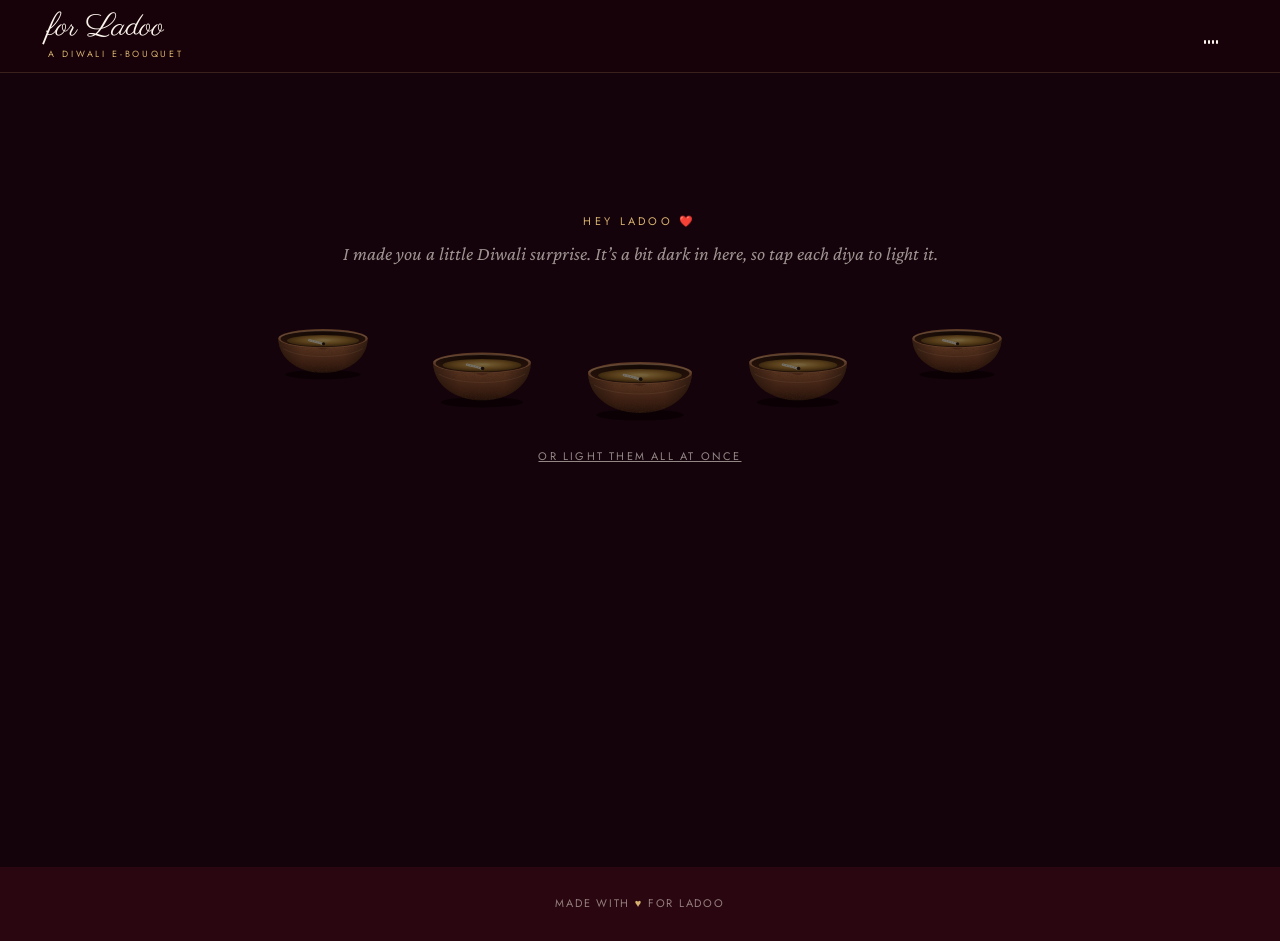
<file: index.html>
<!DOCTYPE html>
<html lang="en">
<head>
<meta charset="utf-8">
<meta name="viewport" content="width=device-width, initial-scale=1, viewport-fit=cover">
<meta name="theme-color" content="#14030a">
<title>Happy Diwali, Ladoo ❤️</title>
<link rel="preconnect" href="https://fonts.googleapis.com">
<link rel="preconnect" href="https://fonts.gstatic.com" crossorigin>
<link rel="stylesheet" href="https://fonts.googleapis.com/css2?family=Bodoni+Moda:ital,opsz,wght@0,6..96,400;0,6..96,500;1,6..96,400;1,6..96,500&family=Parisienne&family=Crimson+Pro:ital,wght@0,400;0,500;1,400&family=Jost:wght@400;500&display=swap">
<link rel="stylesheet" href="assets/css/style.css">
<style>
  body{background:#14030a;color:var(--ivory);}
  .stage{position:relative;z-index:4;min-height:calc(100svh - 106px);display:grid;place-items:center;text-align:center;padding:48px var(--gutter) 64px;overflow:hidden;}
  .stage::before{content:"";position:absolute;inset:0;pointer-events:none;background:radial-gradient(70% 55% at 50% 72%,rgba(255,150,50,.0),transparent 70%);transition:background 2.4s ease;}
  body.warm .stage::before{background:radial-gradient(70% 60% at 50% 72%,rgba(255,150,50,.26),rgba(110,20,39,.18) 45%,transparent 75%);}
  .hint{font-family:var(--sans);font-size:11px;letter-spacing:.3em;text-transform:uppercase;color:var(--gold);transition:opacity .8s;}
  .hint-sub{font-style:italic;color:rgba(251,244,236,.6);margin:8px 0 0;transition:opacity .8s;}
  body.warm .hint,body.warm .hint-sub{opacity:0;}

  .diyas{position:relative;display:flex;justify-content:center;align-items:flex-end;gap:clamp(8px,3vw,40px);margin:40px 0 10px;}
  .diyas .diya{width:clamp(64px,13vw,120px);}
  .diyas .diya:nth-child(1),.diyas .diya:nth-child(5){transform:translateY(-34px) scale(.86);}
  .diyas .diya:nth-child(2),.diyas .diya:nth-child(4){transform:translateY(-10px) scale(.94);}
  .diyas .diya:not(.lit){animation:beckon 2.4s ease-in-out infinite;}
  @keyframes beckon{50%{filter:drop-shadow(0 0 14px rgba(255,190,110,.35));}}
  .light-all{background:none;border:0;color:rgba(251,244,236,.55);font-family:var(--sans);font-size:11px;letter-spacing:.2em;text-transform:uppercase;text-decoration:underline;margin-top:8px;transition:opacity .6s;}
  body.warm .light-all{opacity:0;pointer-events:none;}

  .quote{max-width:17em;margin:28px auto 0;font-family:var(--serif);font-size:clamp(28px,4.4vw,52px);line-height:1.2;min-height:2.4em;}
  .quote .w{display:inline-block;opacity:0;transform:translateY(14px);filter:blur(6px);transition:opacity .9s var(--ease), transform .9s var(--ease), filter .9s;}
  .quote .w.in{opacity:1;transform:none;filter:none;}
  .quote em{color:var(--gold-2);}
  .reveal-btn{margin-top:36px;opacity:0;transform:translateY(10px);transition:opacity 1s, transform 1s var(--ease);pointer-events:none;}
  .reveal-btn.in{opacity:1;transform:none;pointer-events:all;}

  /* letter */
  .letter-sec{position:relative;z-index:4;padding:clamp(40px,8vw,120px) var(--gutter) clamp(80px,10vw,140px);display:none;}
  .letter-sec.on{display:block;}
  .letter-sec{scroll-margin-top:96px;}
  @media (max-width:560px){.letter .seal{right:-4px;bottom:-26px;width:70px;height:70px;font-size:26px;}}
  .envelope-note{text-align:center;font-family:var(--script);font-size:clamp(34px,6vw,48px);color:var(--gold-2);margin:0 0 28px;}
  .letter{position:relative;max-width:640px;margin:0 auto;background:#fffaf5;color:var(--ink);border-radius:6px;padding:clamp(34px,6vw,60px) clamp(24px,6vw,64px);
    box-shadow:0 40px 90px rgba(0,0,0,.5),0 0 120px rgba(255,170,80,.18);transform:rotate(-.6deg);
    background-image:radial-gradient(120% 80% at 0% 0%,rgba(214,177,111,.12),transparent 50%);animation:letterIn 1.4s var(--ease) both;}
  @keyframes letterIn{from{opacity:0;transform:translateY(60px) rotate(2deg) scale(.96)}to{opacity:1;transform:rotate(-.6deg)}}
  .letter::before{content:"";position:absolute;top:-12px;left:50%;width:96px;height:26px;transform:translateX(-50%) rotate(2deg);background:rgba(214,177,111,.5);border-radius:2px;}
  .letter h2{font-family:var(--script);font-size:clamp(46px,8vw,64px);color:var(--rose);line-height:1.05;margin:0 0 18px;}
  .letter p{margin:0 0 18px;font-size:clamp(19px,2vw,21px);line-height:1.7;opacity:0;transform:translateY(10px);transition:opacity 1.1s var(--ease), transform 1.1s var(--ease);}
  .letter p.in{opacity:1;transform:none;}
  .letter .sign{font-family:var(--script);font-size:clamp(36px,6vw,46px);color:var(--rose);line-height:1.1;text-align:right;margin:10px 0 0;}
  .letter .seal{position:absolute;right:-18px;bottom:-22px;width:84px;height:84px;border-radius:50%;background:radial-gradient(circle at 35% 30%,#b8344f,#6e1427 70%);
    display:grid;place-items:center;color:var(--gold-2);font-family:var(--script);font-size:30px;box-shadow:0 8px 20px rgba(0,0,0,.35);transform:rotate(-12deg);}
  .after{text-align:center;margin-top:64px;opacity:0;transition:opacity 1.2s;}
  .after.in{opacity:1;}
  .after p{font-style:italic;color:rgba(251,244,236,.7);margin:0 0 20px;}
  .next-chapter{border-color:rgba(214,177,111,.2);}
  .next-chapter .k{color:var(--gold);}
</style>
</head>
<body data-page="surprise" class="dark-page" data-sparkles="none">
<main>
  <section class="stage" id="stage">
    <div>
      <div class="hint">Hey Ladoo ❤️</div>
      <p class="hint-sub">I made you a little Diwali surprise. It’s a bit dark in here, so tap each diya to light it.</p>
      <div class="diyas" id="diyas" role="group" aria-label="Five diyas to light">
        <button class="diya" data-diya aria-label="Light diya 1"></button>
        <button class="diya" data-diya aria-label="Light diya 2"></button>
        <button class="diya" data-diya aria-label="Light diya 3"></button>
        <button class="diya" data-diya aria-label="Light diya 4"></button>
        <button class="diya" data-diya aria-label="Light diya 5"></button>
      </div>
      <button class="light-all" id="lightAll">or light them all at once</button>
      <p class="quote" id="quote" aria-live="polite"></p>
      <button class="btn gold reveal-btn" id="openLetter">There’s a message for you, Ladoo ✨</button>
    </div>
  </section>

  <section class="letter-sec" id="letterSec" data-scroll-stop aria-label="A letter for Ladoo">
    <p class="envelope-note">for you</p>
    <article class="letter" id="letter">
      <h2>Hey Ladoo! ❤️</h2>
      <p>I wanted to create something a little different for you this Diwali. Not just another greeting or a forwarded message, but a tiny world filled with things that might make you smile.</p>
      <p>I hope this Diwali brings you endless happiness, beautiful memories, exciting adventures, and countless reasons to smile.</p>
      <p>And if I can contribute even a little to that smile, that’s already a beautiful Diwali gift for me.</p>
      <p class="sign">Happy Diwali, Ladoo! ✨</p>
      <div class="seal" aria-hidden="true">L</div>
    </article>
    <div class="after" id="after" data-scroll-stop>
      <p>Every diya you just lit was for you.</p>
      <a class="btn gold" href="gift.html">Next: a little something for you →</a>
    </div>
  </section>

</main>

<script src="assets/js/data.js"></script>
<script src="assets/js/site.js"></script>
<script>
(function(){
  const G = window.GULAAB, { $, $$ } = G;
  const diyas = $$('#diyas .diya');
  let lit = 0, done = false;

  function light(d){
    if(d.classList.contains('lit')) return;
    d.classList.add('lit'); d.setAttribute('aria-label', 'Diya lit'); lit++;
    const r = d.getBoundingClientRect(); G.Sparkles.burst(r.left + r.width / 2, r.top + r.height * .25, 26, [42, 36, 28]);
    G.Music.chime();
    G.Sparkles.setLevel(lit * .45);
    if(lit === diyas.length && !done){ done = true; setTimeout(finale, 700); }
  }
  diyas.forEach(d => d.addEventListener('click', () => light(d)));
  $('#lightAll').onclick = () => diyas.forEach((d, i) => setTimeout(() => light(d), i * 260));

  function finale(){
    document.body.classList.add('warm');
    G.Sparkles.setLevel(2.4);
    const text = 'Some celebrations are special because of the *people* we celebrate them with.';
    const q = $('#quote');
    q.innerHTML = text.split(' ').map(w => `<span class="w">${w.replace(/\*(.+?)\*/, '<em>$1</em>')}</span>`).join(' ');
    $$('.w', q).forEach((w, i) => setTimeout(() => w.classList.add('in'), 300 + i * (G.reduce ? 0 : 170)));
    setTimeout(() => $('#openLetter').classList.add('in'), G.reduce ? 200 : 300 + 13 * 170 + 600);
  }

  $('#openLetter').onclick = () => {
    const sec = $('#letterSec'); sec.classList.add('on');
    sec.scrollIntoView({ behavior: G.reduce ? 'auto' : 'smooth', block: 'start' });
    const ps = $$('#letter p');
    ps.forEach((p, i) => setTimeout(() => p.classList.add('in'), 900 + i * (G.reduce ? 0 : 1300)));
    setTimeout(() => {
      $('#after').classList.add('in');
      const r = $('#letter').getBoundingClientRect(); G.Sparkles.burst(r.right - 30, r.bottom - 30, 70, [42, 340, 30]);
    }, 900 + ps.length * (G.reduce ? 0 : 1300));
  };
})();
</script>
</body>
</html>
</file>
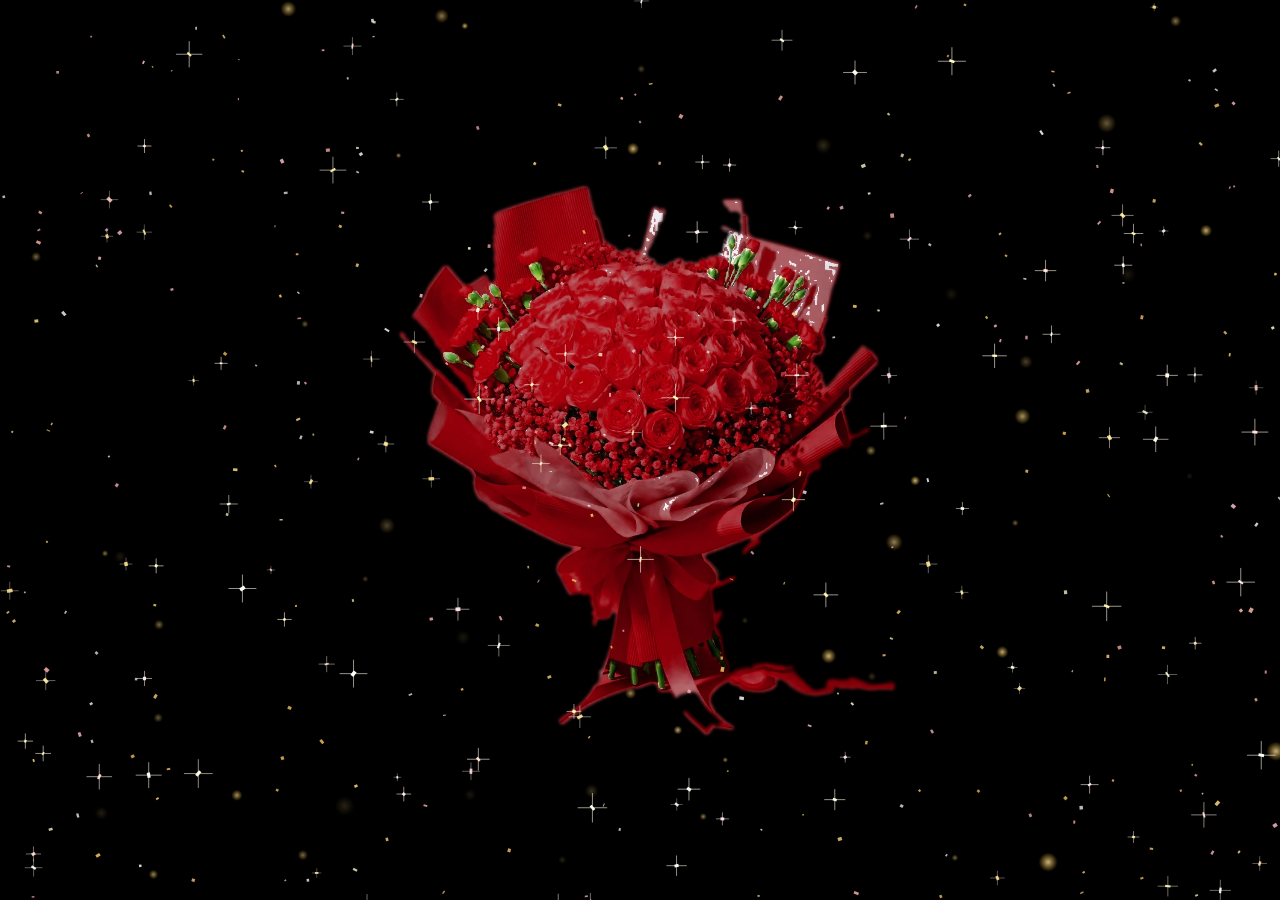
<file: bouquet.html>
<!DOCTYPE html>
<html lang="en">
<head>
<meta charset="utf-8">
<meta name="viewport" content="width=device-width, initial-scale=1, viewport-fit=cover">
<meta name="theme-color" content="#000000">
<title>Red Roses for Ladoo</title>
<style>
  /* a completely black night, so the bouquet photo (shot on black) shows in full */
  :root{color-scheme:dark;--gold:#d6b16f;}
  html,body{margin:0;height:100%;overflow:hidden;background:#000;}
  body{animation:fadeIn 1.2s ease both;-webkit-tap-highlight-color:transparent;user-select:none;-webkit-user-select:none;}
  @keyframes fadeIn{from{opacity:0}to{opacity:1}}
  /* one screen-sized frame, so nothing can widen the page */
  .scene{position:fixed;inset:0;overflow:hidden;}
  .bg{position:absolute;inset:0;background:#000;}

  /* the whole bouquet always fits on screen, nothing cropped, faded or blended away */
  .bouquet{position:absolute;left:50%;top:50%;transform:translate(-50%,-50%);
    width:min(100vw, 92svh * 4 / 5, 900px);aspect-ratio:4/5;}
  .bouquet img{position:absolute;inset:0;width:100%;height:100%;object-fit:contain;display:block;opacity:0;}
  .bouquet img.ready{animation:bloom 2.4s cubic-bezier(.2,.7,.2,1) both;}
  @keyframes bloom{0%{opacity:0;transform:scale(.84) translateY(30px);filter:blur(12px) saturate(.7)}60%{filter:blur(0) saturate(1.05)}100%{opacity:1;transform:none;filter:none}}
  .sway{position:absolute;inset:0;animation:sway 8s ease-in-out 2.8s infinite;transform-origin:50% 92%;}
  @keyframes sway{50%{transform:rotate(.7deg) translateY(-5px)}}

  canvas{position:fixed;inset:0;width:100%;height:100%;pointer-events:none;}
  /* back to the beginning: a gold pill, like the buttons on the other pages */
  .again{position:fixed;left:50%;bottom:calc(30px + env(safe-area-inset-bottom,0px));z-index:5;transform:translate(-50%,20px);opacity:0;pointer-events:none;
    transition:opacity 1.2s ease, transform 1.2s cubic-bezier(.2,.7,.2,1);
    display:inline-flex;align-items:center;gap:10px;padding:15px 28px;border-radius:999px;text-decoration:none;white-space:nowrap;
    background:linear-gradient(180deg,#efd9a6,#d6b16f 55%,#a67c3a);color:#2a0710;
    font-family:"Jost","Helvetica Neue",Arial,sans-serif;font-size:13px;letter-spacing:.2em;text-transform:uppercase;font-weight:500;
    box-shadow:0 12px 30px rgba(0,0,0,.35),inset 0 1px 0 rgba(255,255,255,.4);}
  .again.in{opacity:1;transform:translate(-50%,0);pointer-events:auto;}
  .again:active{transform:translate(-50%,0) scale(.97);}
  .veil{position:fixed;inset:0;z-index:9;background:#000;opacity:0;pointer-events:none;transition:opacity .7s;}
  .veil.on{opacity:1;}
  @media (prefers-reduced-motion:reduce){*{animation-duration:.01ms!important;animation-iteration-count:1!important;}}
</style>
</head>
<body>
  <div class="scene">
  <div class="bg" aria-hidden="true"></div>
  <canvas id="sparkles" aria-hidden="true"></canvas>
  <div class="bouquet"><div class="sway">
    <img id="bouquet" alt="A huge bouquet of deep red roses for Ladoo">
  </div></div>
  </div>
  <canvas id="glitter" aria-hidden="true"></canvas>
  <a class="again" id="again" href="index.html">↺ Back to the beginning</a>
  <div class="veil" id="veil"></div>
<script>
(function(){
  const reduce = matchMedia('(prefers-reduced-motion: reduce)').matches;

  /* a realistic bouquet generated with Gamma; a red cut-out of the original bouquet is the fallback */
  const BOUQUET = 'https://cdn.gamma.app/n4ay785j5gfy9a4/design-anything/y0mtft3XhDHF2mb4EIaYv/m0zoyl8OiBw4bNhKtfmtW.jpg';
  const img = document.getElementById('bouquet');
  img.onload = () => img.classList.add('ready');
  img.onerror = () => { img.onerror = null; img.classList.add('fallback'); img.src = 'assets/img/bouquet-cutout-red.webp'; };
  img.src = BOUQUET;

  let W, H, D = 1;
  /* soft golden sparkles, like the rest of the site (one pre-rendered glow, reused) */
  const spark = (() => { const g = document.createElement('canvas'); g.width = g.height = 32; const x = g.getContext('2d');
    const gr = x.createRadialGradient(16, 16, 0, 16, 16, 16); gr.addColorStop(0, 'hsla(42,100%,82%,1)'); gr.addColorStop(1, 'hsla(42,100%,60%,0)');
    x.fillStyle = gr; x.fillRect(0, 0, 32, 32); return g; })();
  const sc = document.getElementById('sparkles'), s2 = sc.getContext('2d');
  let sp = [];
  const mkS = bottom => ({ x: Math.random() * W, y: bottom ? H + 10 : Math.random() * H, r: .6 + Math.random() * 1.8,
    vy: -(.12 + Math.random() * .35), a: Math.random() * 6.28, va: .01 + Math.random() * .03 });

  /* glitter rain: tiny metallic flecks that tumble and catch the light as they fall */
  const pc = document.getElementById('glitter'), c = pc.getContext('2d');
  let ps = [];
  const GLITTER = [[255, 214, 120], [246, 196, 98], [255, 236, 190], [244, 170, 160], [255, 182, 200], [235, 235, 245]];
  const mk = top => ({ x: Math.random() * W, y: top ? -10 - Math.random() * 40 : Math.random() * H,
    w: 2.6 + Math.random() * 3.4, h: 1.6 + Math.random() * 2.2, vy: .6 + Math.random() * 1.3, vx: (Math.random() - .5) * .3,
    sw: Math.random() * 6.28, sws: .02 + Math.random() * .04, rot: Math.random() * 6.28, vr: (Math.random() - .5) * .12,
    flip: Math.random() * 6.28, vf: .06 + Math.random() * .14, col: GLITTER[Math.floor(Math.random() * GLITTER.length)] });
  function fleck(p){
    const face = Math.cos(p.flip);                       // which way the fleck is facing
    const glint = Math.pow(Math.abs(face), 6);            // flashes when it faces you
    const [r, g, b] = p.col;
    const sx = .25 + .75 * Math.abs(face), co = Math.cos(p.rot), si = Math.sin(p.rot);
    c.setTransform(D * co * sx, D * si * sx, -D * si, D * co, D * p.x, D * p.y);
    c.fillStyle = `rgba(${Math.min(255, r + 40 * glint)},${Math.min(255, g + 40 * glint)},${Math.min(255, b + 40 * glint)},${.75 + .25 * glint})`;
    c.fillRect(-p.w / 2, -p.h / 2, p.w, p.h);
    c.setTransform(D, 0, 0, D, 0, 0);
    if(glint > .45){                                        // a tiny star-shaped sparkle on the brightest flashes
      const L = p.w * 2.6 * glint;
      c.strokeStyle = `rgba(255,250,235,${glint * .85})`; c.lineWidth = .7;
      c.beginPath(); c.moveTo(p.x - L, p.y); c.lineTo(p.x + L, p.y); c.moveTo(p.x, p.y - L); c.lineTo(p.x, p.y + L); c.stroke();
    }
  }
  function size(){
    const d = D = Math.min(devicePixelRatio || 1, 1.5); W = innerWidth; H = innerHeight;
    for(const [el, ctx] of [[pc, c], [sc, s2]]){ el.width = W * d; el.height = H * d; ctx.setTransform(d, 0, 0, d, 0, 0); }
    ps = Array.from({ length: Math.round(Math.min(420, W * H / 2600)) }, () => mk(false));
    sp = Array.from({ length: Math.round(Math.min(60, W * H / 22000)) }, () => mkS(false));
  }
  function tick(){
    c.clearRect(0, 0, W, H); s2.clearRect(0, 0, W, H);
    s2.globalCompositeOperation = 'lighter';
    for(const p of sp){
      p.a += p.va; p.y += p.vy; p.x += Math.sin(p.a) * .15;
      if(p.y < -10) Object.assign(p, mkS(true));
      const tw = .45 + Math.sin(p.a * 2) * .35, R = p.r * 4;
      s2.globalAlpha = Math.max(0, tw); s2.drawImage(spark, p.x - R, p.y - R, R * 2, R * 2);
    }
    s2.globalAlpha = 1;
    for(const p of ps){
      p.sw += p.sws; p.x += p.vx + Math.sin(p.sw) * .35; p.y += p.vy; p.rot += p.vr; p.flip += p.vf;
      if(p.y > H + 10) Object.assign(p, mk(true));
      fleck(p);
    }
    if(!reduce) requestAnimationFrame(tick);
  }
  size(); addEventListener('resize', size); requestAnimationFrame(tick);

  /* the way back to the start, shown once the bouquet has bloomed */
  const again = document.getElementById('again');
  setTimeout(() => again.classList.add('in'), reduce ? 300 : 4500);
  again.addEventListener('click', e => {
    e.preventDefault();
    document.getElementById('veil').classList.add('on');
    setTimeout(() => { location.href = again.href; }, 700);
  });
})();
</script>
</body>
</html>
</file>
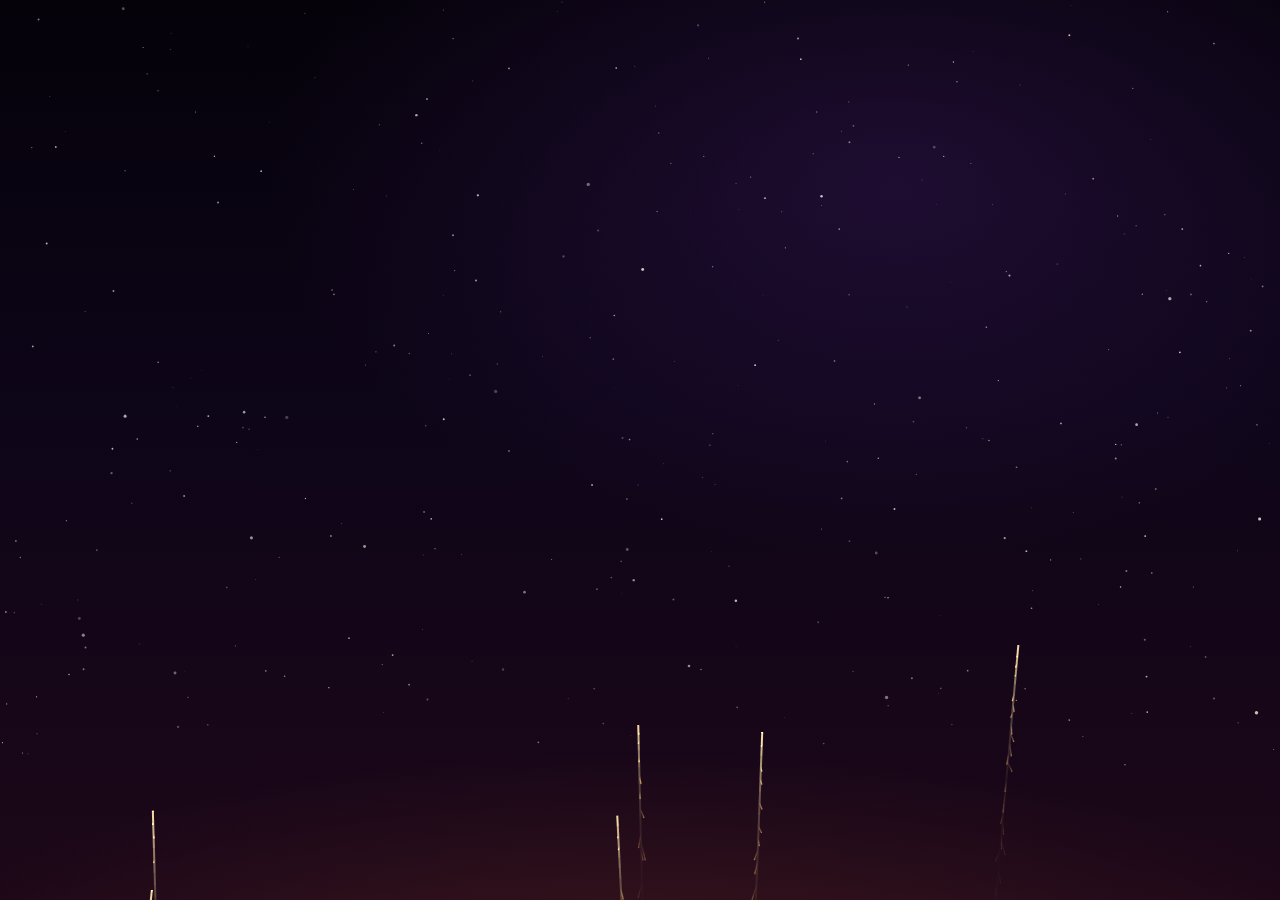
<file: celebrate.html>
<!DOCTYPE html>
<html lang="en">
<head>
<meta charset="utf-8">
<meta name="viewport" content="width=device-width, initial-scale=1, viewport-fit=cover">
<meta name="theme-color" content="#05020a">
<title>Happy Diwali, Ladoo ❤️</title>
<link rel="preconnect" href="https://fonts.googleapis.com">
<link rel="stylesheet" href="https://fonts.googleapis.com/css2?family=Bodoni+Moda:ital,opsz,wght@1,6..96,400&display=swap">
<style>
  :root{color-scheme:dark;}
  html,body{margin:0;height:100%;overflow:hidden;background:#05020a;}
  body{animation:fadeIn 1.4s ease both;-webkit-tap-highlight-color:transparent;user-select:none;-webkit-user-select:none;cursor:pointer;}
  @keyframes fadeIn{from{opacity:0}to{opacity:1}}

  /* night sky: deep gradient with a faint warm glow low on the horizon */
  .sky{position:fixed;inset:0;background:
      radial-gradient(90% 45% at 50% 115%,rgba(255,120,60,.16),transparent 70%),
      radial-gradient(70% 60% at 70% 20%,rgba(70,30,110,.35),transparent 70%),
      linear-gradient(#05020a 0%,#0d0518 45%,#1c0718 100%);}
  canvas{position:fixed;inset:0;width:100%;height:100%;display:block;}
  #stars{animation:twinkle 5s ease-in-out infinite;}
  @keyframes twinkle{50%{opacity:.75}}

  /* the one button: on to the flowers */
  .next{position:fixed;left:50%;bottom:calc(34px + env(safe-area-inset-bottom,0px));z-index:5;transform:translate(-50%,20px);opacity:0;pointer-events:none;
    transition:opacity 1.2s ease, transform 1.2s cubic-bezier(.2,.7,.2,1);
    padding:16px 30px;border-radius:999px;border:0;text-decoration:none;white-space:nowrap;
    background:linear-gradient(180deg,#d45c86,#b23a64);color:#fbf4ec;font-family:"Bodoni Moda",Georgia,serif;font-style:italic;font-size:19px;
    box-shadow:0 10px 30px rgba(178,58,100,.45),inset 0 1px 0 rgba(255,255,255,.25);}
  .next.in{opacity:1;transform:translate(-50%,0);pointer-events:auto;animation:breathe 2.4s ease-in-out 1.2s infinite;}
  @keyframes breathe{50%{box-shadow:0 12px 36px rgba(178,58,100,.6),0 0 0 8px rgba(212,92,134,.12),inset 0 1px 0 rgba(255,255,255,.25)}}
  /* shown only until the sound starts (iPhones need one tap before any page can play sound) */
  .tap-sound{position:fixed;left:50%;top:calc(18px + env(safe-area-inset-top,0px));z-index:6;transform:translate(-50%,-10px);opacity:0;
    padding:10px 18px;border-radius:999px;background:rgba(20,8,20,.6);border:1px solid rgba(255,220,170,.35);color:#ffe2b0;
    font-family:"Bodoni Moda",Georgia,serif;font-style:italic;font-size:16px;white-space:nowrap;pointer-events:none;
    transition:opacity .6s ease, transform .6s ease;}
  .tap-sound.show{opacity:1;transform:translate(-50%,0);animation:tapPulse 2s ease-in-out infinite;}
  @keyframes tapPulse{50%{box-shadow:0 0 0 8px rgba(255,210,150,.10)}}
  .veil{position:fixed;inset:0;z-index:9;background:#05020a;opacity:0;pointer-events:none;transition:opacity .7s;}
  .veil.on{opacity:1;}
</style>
</head>
<body>
  <div class="sky" aria-hidden="true"></div>
  <canvas id="stars" aria-hidden="true"></canvas>
  <canvas id="fireworks" aria-hidden="true"></canvas>

  <div class="tap-sound" id="tapSound" aria-hidden="true">🔊 Tap anywhere for sound</div>
  <a class="next" id="next" href="bouquet.html">One more thing… 🌹</a>
  <div class="veil" id="veil"></div>

<script>
(function(){
  const reduce = matchMedia('(prefers-reduced-motion: reduce)').matches;
  const rnd = (a, b) => a + Math.random() * (b - a);
  let W, H;

  /* ---------------- stars ---------------- */
  const sc = document.getElementById('stars'), s2 = sc.getContext('2d');
  let stars = [];
  function makeStars(){
    stars = Array.from({ length: Math.round(W * H / 3500) }, () => ({
      x: Math.random() * W, y: Math.random() * H * .85, r: Math.random() < .9 ? rnd(.3, 1) : rnd(1, 1.7),
      a: rnd(.3, 1), t: Math.random() * 6.28, ts: rnd(.005, .03) }));
  }
  function drawStars(){
    s2.clearRect(0, 0, W, H);
    s2.fillStyle = '#fff6e8';
    for(const s of stars){
      s2.globalAlpha = s.a * .8;
      s2.beginPath(); s2.arc(s.x, s.y, s.r, 0, 6.29); s2.fill();
    }
    s2.globalAlpha = 1;
  }

  /* ---------------- firework sounds ----------------
     Plain <audio> players (not Web Audio): this is what iPhones reliably play, in every
     browser and even with the silent switch on, once the page has been tapped once.
     Bursts use real firework recordings with a light outdoor echo (assets/sfx/boom*.mp3,
     from fireworks-js, MIT licence). */
  const SFX = {
    boom:    ['assets/sfx/boom0.mp3', 'assets/sfx/boom1.mp3', 'assets/sfx/boom2.mp3'],
    launch:  ['assets/sfx/launch.mp3'],
  };
  const COPIES = { boom: 4, launch: 4 };   // players per file, so sounds can overlap
  const pool = {};
  for(const [k, files] of Object.entries(SFX)){
    pool[k] = [];
    files.forEach(src => { for(let i = 0; i < COPIES[k]; i++){
      const el = new Audio(src); el.preload = 'auto'; el.setAttribute('playsinline', '');
      el.addEventListener('ended', () => { try{ el.currentTime = 0; }catch(e){} });
      pool[k].push(el);
    } });
  }
  let unlocked = false, soundOn = true;
  function play(kind, volume, delay = 0, rate = 1){
    if(!soundOn) return;
    const list = pool[kind]; if(!list) return;
    const free = list.filter(el => el.paused || el.ended);
    const el = (free.length ? free : list)[Math.floor(Math.random() * (free.length || list.length))];
    const go = () => {
      try{
        el.muted = false; el.volume = Math.max(0, Math.min(1, volume));
        if(el.currentTime > .02) el.currentTime = 0;
        const pr = el.play(); if(pr && pr.then) pr.then(markUnlocked, () => {});
      }catch(e){}
    };
    delay ? setTimeout(go, delay) : go();
  }
  function soundLaunch(x, dur){ play('launch', .55); }
  function soundBoom(x, y, size){
    const far = Math.max(0, Math.min(1, 1 - y / H));               // higher bursts feel further away
    play('boom', (.75 + .25 * size) * (1 - far * .25));
  }

  /* unlock: the first touch plays every player silently once, which iPhones require */
  const tapSound = document.getElementById('tapSound');
  function markUnlocked(){ if(!unlocked){ unlocked = true; tapSound.classList.remove('show'); } }
  setTimeout(() => { if(!unlocked) tapSound.classList.add('show'); }, 700);
  function unlock(){
    if(unlocked) return;
    try{ if(navigator.audioSession) navigator.audioSession.type = 'playback'; }catch(e){}
    Object.values(pool).flat().forEach(el => {
      try{
        el.muted = true;
        const pr = el.play();
        if(pr && pr.then) pr.then(() => { el.pause(); el.currentTime = 0; el.muted = false; markUnlocked(); }, () => { el.muted = false; });
        else { el.pause(); el.muted = false; }
      }catch(e){}
    });
  }
  ['touchend', 'click', 'pointerup', 'keydown', 'touchstart', 'pointerdown'].forEach(ev => addEventListener(ev, unlock, { capture: true, passive: true }));
  // try straight away: browsers that allow sound without a tap (e.g. desktop Chrome) start at once
  (function probe(){
    const el = pool.launch[0]; el.muted = true;
    const pr = el.play();
    if(pr && pr.then) pr.then(() => { el.pause(); el.currentTime = 0; el.muted = false; markUnlocked(); }, () => { el.muted = false; });
  })();

  /* ---------------- fireworks ---------------- */
  const cv = document.getElementById('fireworks'), c = cv.getContext('2d');
  const PALETTES = [
    [[255, 214, 120], [255, 180, 70]], [[255, 120, 170], [255, 200, 225]], [[255, 140, 60], [255, 225, 150]],
    [[190, 120, 255], [255, 170, 225]], [[130, 225, 255], [255, 255, 255]], [[255, 85, 90], [255, 205, 120]], [[150, 255, 170], [255, 245, 170]],
  ];
  const rockets = [], sparks = [];
  const small = Math.min(innerWidth, innerHeight) < 600;
  const MAX_SPARKS = small ? 1300 : 2600;
  const room = () => sparks.length < MAX_SPARKS;
  function launch(tx, ty){
    const x = tx ?? rnd(W * .1, W * .9), y = ty ?? rnd(H * .12, H * .45);
    const sx = x + rnd(-W * .06, W * .06), frames = 55 + Math.random() * 15;
    rockets.push({ x: sx, y: H + 10, ty: y, vx: (x - sx) / frames, vy: -(H + 10 - y) / frames, t: 0, max: frames + 15 });
    soundLaunch(sx, frames / 60);
  }
  function explode(x, y){
    const pal = PALETTES[Math.floor(Math.random() * PALETTES.length)];
    const kind = Math.random(), scale = Math.max(.8, Math.min(W, H) / 420);
    const ring = kind < .2, willow = kind > .8, crackle = kind > .6 && kind <= .8;
    const n = Math.round((ring ? 170 : 140) * (small ? .62 : 1)), speed = rnd(3.2, 4.8) * scale;
    if(!room()) return;
    for(let i = 0; i < n; i++){
      const a = (i / n) * Math.PI * 2 + rnd(-.05, .05);
      const s = speed * (ring ? 1 : Math.cbrt(Math.random()));
      sparks.push({ x, y, px: x, py: y, vx: Math.cos(a) * s, vy: Math.sin(a) * s,
        life: willow ? rnd(110, 150) : rnd(70, 110), max: willow ? 150 : 110, g: willow ? .055 : .04,
        col: willow ? [255, 200, 110] : (Math.random() < .75 ? pal[0] : pal[1]), w: rnd(1.4, 2.6),
        twinkle: Math.random() < .3, crackle });
    }
    sparks.push({ flash: true, x, y, life: 12, max: 12, col: pal[0], r: 150 * scale });
  }
  function frame(){
    c.globalCompositeOperation = 'destination-out';
    c.fillStyle = 'rgba(0,0,0,.18)'; c.fillRect(0, 0, W, H);
    c.globalCompositeOperation = 'lighter';
    for(let i = rockets.length - 1; i >= 0; i--){
      const r = rockets[i]; r.t++;
      const px = r.x, py = r.y;
      r.x += r.vx; r.y += r.vy;
      if(!r.boomed && (r.y + r.vy * 7 <= r.ty || r.t >= r.max - 7)){
        r.boomed = true;
        soundBoom(r.x, r.ty, Math.min(1, .55 + Math.max(.8, Math.min(W, H) / 420) * .25));
      }
      c.strokeStyle = 'rgba(255,225,170,.95)'; c.lineWidth = 2;
      c.beginPath(); c.moveTo(px, py); c.lineTo(r.x, r.y); c.stroke();
      if(room() && Math.random() < .7) sparks.push({ x: r.x, y: r.y, px: r.x, py: r.y, vx: rnd(-.4, .4), vy: rnd(.4, 1.4), life: 22, max: 22, g: .02, col: [255, 190, 110], w: 1 });
      if(r.y <= r.ty || r.t > r.max){ explode(r.x, r.y); rockets.splice(i, 1); }
    }
    const groups = new Map();
    let alive = 0;
    for(let i = 0; i < sparks.length; i++){
      const s = sparks[i]; s.life--;
      if(s.life <= 0) continue;
      sparks[alive++] = s;
      const al = s.life / s.max;
      if(s.flash){
        const g = c.createRadialGradient(s.x, s.y, 0, s.x, s.y, s.r);
        g.addColorStop(0, `rgba(${s.col},${.6 * al})`); g.addColorStop(1, 'rgba(0,0,0,0)');
        c.fillStyle = g; c.beginPath(); c.arc(s.x, s.y, s.r, 0, 6.29); c.fill(); continue;
      }
      s.px = s.x; s.py = s.y; s.vx *= .978; s.vy = s.vy * .978 + s.g; s.x += s.vx; s.y += s.vy;
      let a = al;
      if(s.twinkle) a *= .5 + Math.random() * .5;
      if(s.crackle && al < .4 && Math.random() < .35) a = 1;
      const key = s.col[0] + ',' + s.col[1] + ',' + s.col[2] + '|' + Math.min(5, Math.round(a * 5)) + '|' + (s.w > 1.7 ? 2.2 : 1.3);
      let arr = groups.get(key); if(!arr) groups.set(key, arr = []);
      arr.push(s.px, s.py, s.x, s.y);
    }
    sparks.length = alive;
    for(const [key, arr] of groups){
      const [col, lvl, w] = key.split('|');
      if(lvl === '0') continue;
      c.strokeStyle = `rgba(${col},${lvl / 5})`; c.lineWidth = +w;
      c.beginPath();
      for(let j = 0; j < arr.length; j += 4){ c.moveTo(arr[j], arr[j + 1]); c.lineTo(arr[j + 2], arr[j + 3]); }
      c.stroke();
    }
    requestAnimationFrame(frame);
  }

  function size(){
    const d = Math.min(devicePixelRatio || 1, 1.5); W = innerWidth; H = innerHeight;
    for(const [el, ctx] of [[cv, c], [sc, s2]]){ el.width = W * d; el.height = H * d; ctx.setTransform(d, 0, 0, d, 0, 0); }
    makeStars(); drawStars();
  }
  size(); addEventListener('resize', size);

  /* the button to the flowers */
  const next = document.getElementById('next');
  setTimeout(() => next.classList.add('in'), reduce ? 300 : 6000);
  next.addEventListener('click', e => {
    e.preventDefault(); e.stopPropagation();
    document.getElementById('veil').classList.add('on');
    setTimeout(() => { location.href = next.href; }, 700);
  });
  next.addEventListener('pointerdown', e => e.stopPropagation());

  if(reduce){ drawStars(); return; }
  requestAnimationFrame(frame);
  [700, 1100, 1500, 1800, 2200].forEach(t => setTimeout(() => launch(), t));
  (function loop(){
    if(!document.hidden){ launch(); if(Math.random() < .35) setTimeout(() => launch(), 260); }
    setTimeout(loop, rnd(900, 1800));
  })();
  // tap the sky for your own firework
  addEventListener('pointerdown', e => {
    if(e.target.closest('.next')) return;
    launch(e.clientX, Math.min(e.clientY, H * .65));
  });
})();
</script>
</body>
</html>
</file>
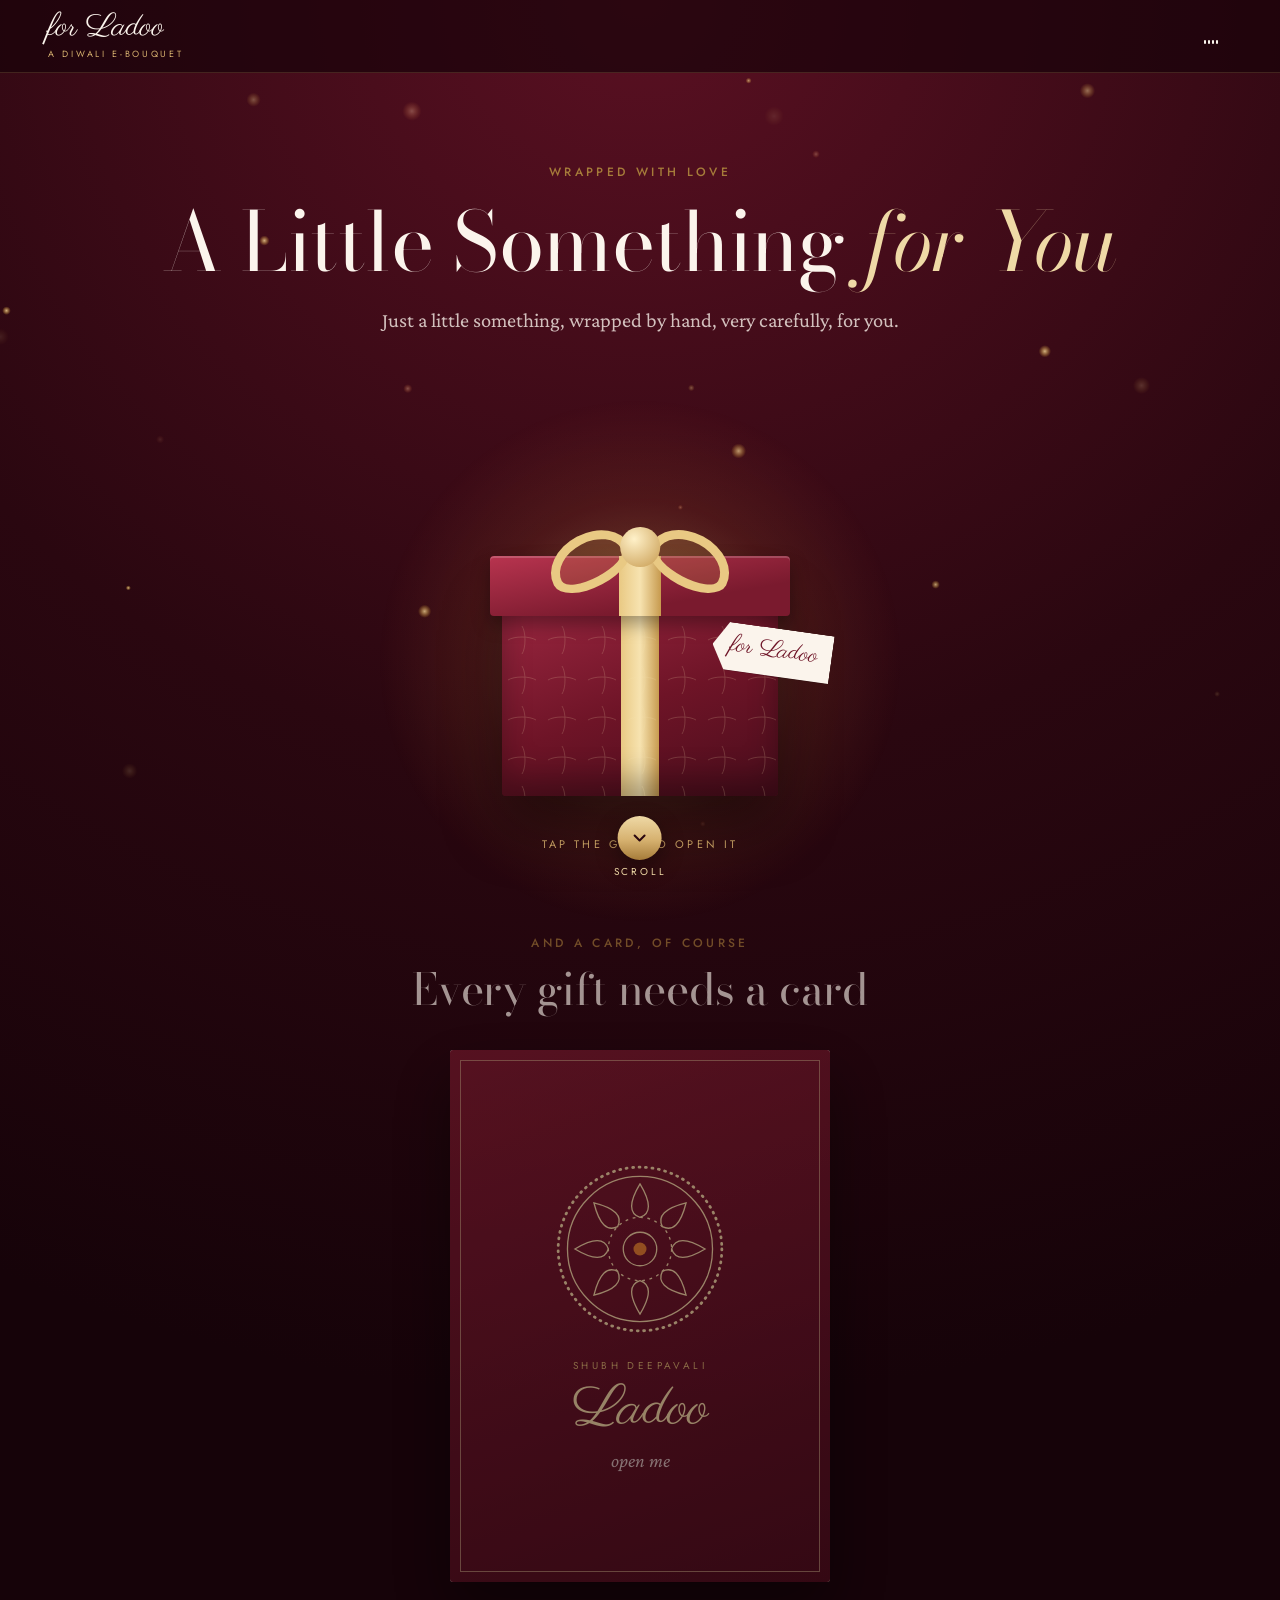
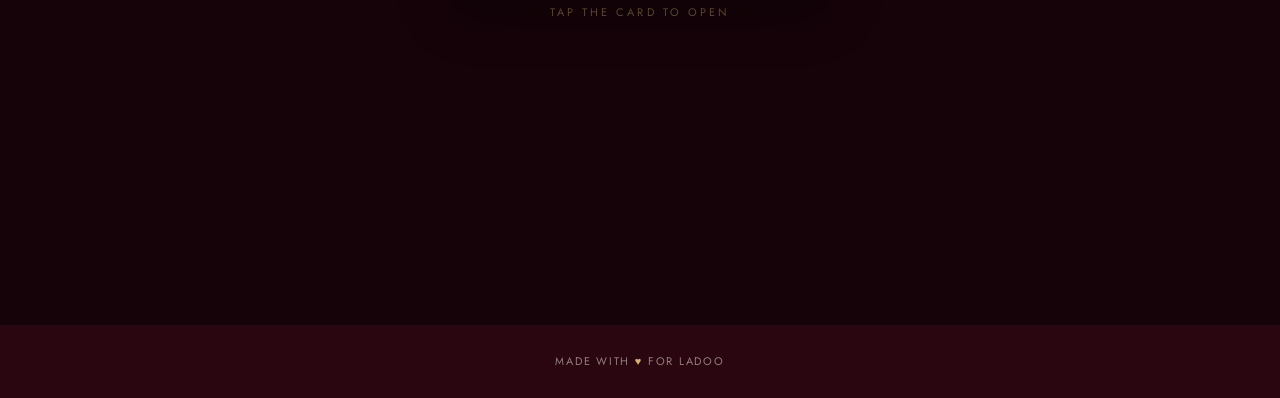
<file: gift.html>
<!DOCTYPE html>
<html lang="en">
<head>
<meta charset="utf-8">
<meta name="viewport" content="width=device-width, initial-scale=1, viewport-fit=cover">
<meta name="theme-color" content="#2a0710">
<title>A Little Something for You — for Ladoo</title>
<link rel="preconnect" href="https://fonts.googleapis.com">
<link rel="preconnect" href="https://fonts.gstatic.com" crossorigin>
<link rel="stylesheet" href="https://fonts.googleapis.com/css2?family=Bodoni+Moda:ital,opsz,wght@0,6..96,400;0,6..96,500;1,6..96,400;1,6..96,500&family=Parisienne&family=Crimson+Pro:ital,wght@0,400;0,500;1,400&family=Jost:wght@400;500&display=swap">
<link rel="stylesheet" href="assets/css/style.css">
<style>
  body{background:#160309 radial-gradient(120% 1400px at 50% 0%,#5a1022 0%,#2a0710 55%,#160309 100%) no-repeat;color:var(--ivory);}
  .g-hero{position:relative;z-index:4;text-align:center;padding:clamp(48px,7vw,90px) var(--gutter) 10px;}
  .g-hero h1 em{color:var(--gold-2);}

  /* ---------- gift box ---------- */
  .gift-stage{position:relative;z-index:4;display:grid;place-items:center;padding:30px 16px 40px;min-height:540px;overflow-x:clip;overflow-y:visible;}
  .giftbox{position:relative;width:min(300px,72vw);aspect-ratio:1/1;border:0;background:none;padding:0;margin-top:120px;}
  .giftbox .halo{position:absolute;left:50%;top:55%;width:190%;aspect-ratio:1;transform:translate(-50%,-50%);border-radius:50%;
    background:radial-gradient(circle,rgba(255,200,110,.38),rgba(255,140,60,.1) 40%,transparent 65%);animation:halo 3s ease-in-out infinite;pointer-events:none;}
  @keyframes halo{50%{opacity:.6;transform:translate(-50%,-50%) scale(1.06)}}
  .giftbox .base{position:absolute;left:4%;right:4%;bottom:0;height:72%;background:
      linear-gradient(90deg,transparent 43%,#e9c983 43%,#f7e3b0 50%,#c79a4e 57%,transparent 57%),
      linear-gradient(160deg,#a32a45,#6e1427 55%,#4a0d1c);
    border-radius:4px;box-shadow:inset 0 -18px 30px rgba(0,0,0,.3),inset 0 2px 0 rgba(255,255,255,.12),0 30px 60px rgba(0,0,0,.45);}
  .giftbox .base::after{content:"";position:absolute;inset:0;border-radius:inherit;opacity:.18;
    background:url("data:image/svg+xml,%3Csvg xmlns='http://www.w3.org/2000/svg' width='40' height='40'%3E%3Cpath d='M20 6c4 6 4 22 0 28M6 20c6-4 22-4 28 0' stroke='%23f7e3b0' fill='none'/%3E%3C/svg%3E");}
  .giftbox .lid{position:absolute;left:0;right:0;top:20%;height:20%;transform-origin:20% 100%;transition:transform 1.2s cubic-bezier(.3,1.4,.4,1), opacity 1s .5s;z-index:3;}
  .giftbox .lid .slab{position:absolute;inset:0;border-radius:4px;background:
      linear-gradient(90deg,transparent 43%,#e9c983 43%,#f7e3b0 50%,#c79a4e 57%,transparent 57%),
      linear-gradient(170deg,#b8344f,#7a1a2e 70%);box-shadow:0 8px 18px rgba(0,0,0,.35),inset 0 2px 0 rgba(255,255,255,.18);}
  .bow{position:absolute;left:50%;bottom:88%;width:60%;height:90%;transform:translateX(-50%);}
  .bow i{position:absolute;bottom:0;width:48%;height:100%;border:9px solid #e9c983;border-radius:50% 50% 50% 50% / 60% 60% 40% 40%;background:rgba(199,154,78,.2);}
  .bow i:first-child{left:2%;transform:rotate(-28deg);transform-origin:100% 100%;}
  .bow i:nth-child(2){right:2%;transform:rotate(28deg);transform-origin:0 100%;}
  .bow b{position:absolute;left:50%;bottom:-6%;width:22%;aspect-ratio:1;transform:translateX(-50%);border-radius:50%;background:radial-gradient(circle at 35% 30%,#fff1c9,#c79a4e);}
  .giftbox .tagline{position:absolute;right:-14%;top:44%;z-index:4;background:var(--ivory);color:var(--maroon);font-family:var(--script);font-size:24px;padding:4px 14px 6px 18px;
    transform:rotate(8deg);box-shadow:0 6px 14px rgba(0,0,0,.3);clip-path:polygon(12% 0,100% 0,100% 100%,12% 100%,0 50%);transition:opacity .6s;}
  .giftbox:not(.open){animation:wiggle 3.6s ease-in-out infinite;}
  .giftbox:not(.open):hover{animation-duration:1.2s;}
  @keyframes wiggle{0%,80%,100%{transform:none}84%{transform:rotate(-3deg)}88%{transform:rotate(3deg)}92%{transform:rotate(-2deg)}96%{transform:rotate(1deg)}}
  .giftbox.open .lid{transform:translate(-30%,-170%) rotate(-38deg);opacity:0;}
  .giftbox.open .tagline{opacity:0;}
  .beams{position:absolute;left:50%;top:28%;width:200%;height:160%;transform:translate(-50%,-80%);pointer-events:none;opacity:0;transition:opacity 1s .3s;
    background:conic-gradient(from 160deg at 50% 100%,transparent 0deg,rgba(255,220,150,.35) 8deg,transparent 16deg,rgba(255,220,150,.25) 26deg,transparent 34deg,rgba(255,220,150,.35) 42deg,transparent 50deg);
    -webkit-mask:linear-gradient(to top,#000 10%,transparent 90%);mask:linear-gradient(to top,#000 10%,transparent 90%);}
  .giftbox.open .beams{opacity:1;}
  .note{position:absolute;left:50%;bottom:30%;width:min(330px,82vw);transform:translate(-50%,40px) scale(.6);opacity:0;z-index:2;
    background:#fffaf5;color:var(--ink);padding:28px 26px;text-align:center;box-shadow:0 20px 50px rgba(0,0,0,.4);transition:transform 1.4s var(--ease) .5s, opacity .8s .5s;}
  .note::before{content:"";position:absolute;inset:6px;border:1px solid rgba(214,177,111,.6);}
  .giftbox.open .note{transform:translate(-50%,-150px) scale(1);opacity:1;z-index:5;}
  .note .script{font-size:30px;color:var(--rose);line-height:1.25;display:block;}
  .note small{display:block;margin-top:10px;font-family:var(--sans);font-size:10px;letter-spacing:.24em;text-transform:uppercase;color:var(--gold-deep);}
  .tap{font-family:var(--sans);font-size:11px;letter-spacing:.28em;text-transform:uppercase;color:var(--gold);margin-top:40px;transition:opacity .6s;}
  .gift-stage.opened .tap{opacity:0;}

  /* ---------- greeting card ---------- */
  .card-sec{position:relative;z-index:4;padding:40px var(--gutter) clamp(60px,8vw,110px);text-align:center;opacity:.6;transition:opacity 1.2s;}
  .card-sec.on,.card-sec:hover{opacity:1;}
  .gcard-wrap{perspective:2200px;width:min(380px,84vw);aspect-ratio:5/7;margin:36px auto 0;position:relative;transition:transform 1.2s var(--ease);}
  .gcard-wrap.open{transform:translateX(50%);}
  @media (max-width:760px){.gcard-wrap.open{transform:none;}.gcard-wrap.open .gcover{opacity:0;pointer-events:none;transition:transform 1.6s cubic-bezier(.6,.05,.25,1),opacity .5s 1s;}}
  .ps-mobile{display:none;font-size:15px!important;font-style:italic;color:var(--ink-soft);}
  .ps-mobile a{color:var(--maroon);}
  @media (max-width:760px){.ps-mobile{display:block;}}
  .gpage{position:absolute;inset:0;border-radius:3px;box-shadow:0 30px 60px rgba(0,0,0,.4);}
  .ginside{background:#fffaf5;color:var(--ink);padding:clamp(22px,6%,40px);display:grid;align-content:center;text-align:left;
    background-image:radial-gradient(100% 60% at 100% 100%,rgba(214,177,111,.18),transparent 60%);}
  .ginside h3{font-family:var(--script);font-size:clamp(34px,7vw,46px);color:var(--rose);line-height:1.1;margin-bottom:12px;}
  .ginside p{margin:0 0 12px;font-size:clamp(16px,2vw,18px);line-height:1.6;}
  .ginside .sign{font-family:var(--script);font-size:32px;color:var(--rose);text-align:right;margin:4px 0 0;}
  .gcover{transform-origin:0 50%;transform-style:preserve-3d;transition:transform 1.6s cubic-bezier(.6,.05,.25,1);cursor:pointer;border:0;padding:0;background:none;}
  .gcard-wrap.open .gcover{transform:rotateY(-178deg);}
  .gface{position:absolute;inset:0;backface-visibility:hidden;-webkit-backface-visibility:hidden;border-radius:3px;overflow:hidden;}
  .gfront{background:linear-gradient(160deg,#7a1a2e,#4a0d1c);color:var(--ivory);display:grid;place-items:center;text-align:center;padding:24px;}
  .gfront::before{content:"";position:absolute;inset:10px;border:1px solid rgba(239,217,166,.5);}
  .gfront svg.rang{width:62%;margin:0 auto 6px;animation:spin 60s linear infinite;}
  @keyframes spin{to{transform:rotate(360deg)}}
  .gfront .t1{font-family:var(--sans);font-size:10px;letter-spacing:.34em;text-transform:uppercase;color:var(--gold);}
  .gfront .t2{font-family:var(--script);font-size:clamp(40px,9vw,56px);color:var(--gold-2);line-height:1;margin:8px 0;}
  .gfront .t3{font-style:italic;color:rgba(251,244,236,.75);}
  .gback{transform:rotateY(180deg);background:#f6ece0;color:var(--ink);display:grid;align-content:center;justify-items:center;gap:12px;padding:28px;text-align:center;}
  .gback .media{width:72%;aspect-ratio:1100/1174;border-radius:2px;box-shadow:0 10px 24px rgba(74,13,28,.2);transform:rotate(-2deg);}
  .gback p{margin:0;font-size:16px;font-style:italic;color:var(--ink-soft);}
  .gback a{font-family:var(--sans);font-size:10.5px;letter-spacing:.2em;text-transform:uppercase;color:var(--maroon);}
  .card-hint{font-family:var(--sans);font-size:11px;letter-spacing:.28em;text-transform:uppercase;color:var(--gold);margin-top:22px;}
  .next-chapter{border-color:rgba(214,177,111,.2);}
  .next-chapter .k{color:var(--gold);}
  /* phones: tighten the top so the whole gift box fits on the first screen, above the scroll arrow */
  @media (max-width:520px){
    .g-hero{padding-top:26px;}
    .g-hero h1{font-size:34px;margin-top:8px!important;}
    .g-hero .lede{font-size:16.5px;margin-top:10px!important;}
    .gift-stage{min-height:0;padding:0 16px 30px;}
    .giftbox{width:min(220px,58vw);margin-top:64px;}
    .giftbox .tagline{font-size:20px;}
    .tap{margin-top:10px;}
    .giftbox{transition:margin-top .9s cubic-bezier(.2,.7,.2,1);}
    .gift-stage.opened .giftbox{margin-top:200px;}
  }
  @media (max-width:520px) and (max-height:620px){
    .g-hero{padding-top:18px;}
    .g-hero h1{font-size:29px;}
    .g-hero .lede{font-size:15px;}
    .giftbox{width:min(170px,48vw);margin-top:52px;}
    .giftbox .tagline{font-size:17px;}
    .gift-stage.opened .giftbox{margin-top:230px;}
    .note{padding:20px 18px;}
    .note .script{font-size:23px;}
  }
</style>
</head>
<body data-page="gift" class="dark-page" data-sparkles="low">
<main>
  <section class="g-hero">
    <div class="eyebrow reveal">Wrapped with love</div>
    <h1 class="reveal d1" style="margin-top:14px">A Little Something <em>for You</em></h1>
    <p class="lede reveal d2" style="margin:16px auto 0">Just a little something, wrapped by hand, very carefully, for you.</p>
  </section>

  <section class="gift-stage" id="giftStage" data-scroll-stop>
    <button class="giftbox" id="giftbox" aria-label="Open your Diwali gift">
      <span class="halo"></span>
      <span class="beams"></span>
      <span class="note" role="status"><span class="script">Because you deserve little surprises and big smiles.</span><small>— wrapped with love</small></span>
      <span class="base"></span>
      <span class="lid"><span class="slab"></span><span class="bow"><i></i><i></i><b></b></span></span>
      <span class="tagline">for Ladoo</span>
    </button>
    <div class="tap">Tap the gift to open it</div>
  </section>

  <section class="card-sec" id="cardSec" data-scroll-stop aria-label="Diwali greeting card">
    <div class="eyebrow">And a card, of course</div>
    <h2 style="margin-top:12px;font-size:clamp(28px,4vw,44px)">Every gift needs a card</h2>
    <div class="gcard-wrap" id="gcard">
      <div class="gpage ginside">
        <h3>Dear Ladoo,</h3>
        <p>To the person who makes ordinary days feel like festivals — wishing you a Diwali full of light, laughter, and far too many sweets.</p>
        <p>Thank you for being exactly who you are. Don’t ever change that.</p>
        <p class="sign">Always yours</p>
        <p class="ps-mobile">P.S. There are flowers waiting for you at the end — <a href="celebrate.html">ones that never wilt →</a></p>
      </div>
      <button class="gpage gcover" id="gcover" aria-label="Open the greeting card">
        <span class="gface gfront">
          <span>
            <svg class="rang" viewBox="0 0 200 200" aria-hidden="true">
              <g fill="none" stroke="#efd9a6" stroke-width="1.4">
                <circle cx="100" cy="100" r="18"/><circle cx="100" cy="100" r="34" stroke-dasharray="3 5"/>
                <g id="petalRing">
                  <path d="M100 30 C112 50 112 62 100 66 C88 62 88 50 100 30Z"/>
                  <path d="M100 30 C112 50 112 62 100 66 C88 62 88 50 100 30Z" transform="rotate(45 100 100)"/>
                  <path d="M100 30 C112 50 112 62 100 66 C88 62 88 50 100 30Z" transform="rotate(90 100 100)"/>
                  <path d="M100 30 C112 50 112 62 100 66 C88 62 88 50 100 30Z" transform="rotate(135 100 100)"/>
                  <path d="M100 30 C112 50 112 62 100 66 C88 62 88 50 100 30Z" transform="rotate(180 100 100)"/>
                  <path d="M100 30 C112 50 112 62 100 66 C88 62 88 50 100 30Z" transform="rotate(225 100 100)"/>
                  <path d="M100 30 C112 50 112 62 100 66 C88 62 88 50 100 30Z" transform="rotate(270 100 100)"/>
                  <path d="M100 30 C112 50 112 62 100 66 C88 62 88 50 100 30Z" transform="rotate(315 100 100)"/>
                </g>
                <circle cx="100" cy="100" r="78"/><circle cx="100" cy="100" r="88" stroke-dasharray="1 6" stroke-linecap="round" stroke-width="3"/>
              </g>
              <circle cx="100" cy="100" r="7" fill="#e3812f"/>
            </svg>
            <span class="t1" style="display:block">Shubh Deepavali</span>
            <span class="t2" style="display:block">Ladoo</span>
            <span class="t3">open me</span>
          </span>
        </span>
        <span class="gface gback">
          <span class="media"><img data-img="roses" data-w="600" alt="The bouquet of pink roses"></span>
          <p>P.S. There are flowers waiting<br>for you at the end.</p>
          <a href="celebrate.html">See your flowers →</a>
        </span>
      </button>
    </div>
    <div class="card-hint" id="cardHint">Tap the card to open</div>
  </section>

  <div class="next-step wait" id="nextStep" data-scroll-stop>
    <span class="k">One last stop</span>
    <a class="btn gold" href="celebrate.html">Next: let’s celebrate →</a>
  </div>
</main>

<script src="assets/js/data.js"></script>
<script src="assets/js/site.js"></script>
<script>
(function(){
  const G = window.GULAAB, { $ } = G;
  const box = $('#giftbox');
  box.addEventListener('click', () => {
    if(box.classList.contains('open')) return;
    box.classList.add('open'); box.setAttribute('aria-label', 'Gift opened');
    $('#giftStage').classList.add('opened');
    const r = box.getBoundingClientRect();
    setTimeout(() => G.Sparkles.burst(r.left + r.width / 2, r.top + r.height * .3, 110), 250);
    setTimeout(() => G.Sparkles.burst(r.left + r.width * .2, r.top, 50, [340, 42]), 700);
    setTimeout(() => G.Sparkles.burst(r.left + r.width * .8, r.top, 50, [42, 24]), 900);
    G.Music.chime(); G.Sparkles.setLevel(1.6);
    setTimeout(() => { $('#cardSec').classList.add('on'); $('#nextStep').classList.add('in'); }, 1600);
  });

  const wrap = $('#gcard'), cover = $('#gcover');
  wrap.addEventListener('click', e => {
    if(e.target.closest('a')) return;
    if(!wrap.classList.contains('open') && !e.target.closest('#gcover')) return;
    $('#cardSec').classList.add('on'); $('#nextStep').classList.add('in');
    const open = !wrap.classList.contains('open');
    wrap.classList.toggle('open', open);
    cover.setAttribute('aria-label', open ? 'Close the greeting card' : 'Open the greeting card');
    $('#cardHint').textContent = open ? 'Tap the card to close' : 'Tap the card to open';
    if(open){ const r = wrap.getBoundingClientRect(); setTimeout(() => G.Sparkles.burst(r.left + r.width / 2, r.top + r.height / 3, 50), 700); G.Music.chime(); }
  });
})();
</script>
</body>
</html>
</file>
<file: assets/css/style.css>
/* =========================================================
   Gulaab — House of Festive Couture
   Shared design system
   ========================================================= */
:root{
  color-scheme:light;
  --burgundy:#4a0d1c;
  --maroon:#6e1427;
  --maroon-2:#8c1d34;
  --wine:#2a0710;
  --gold:#d6b16f;
  --gold-2:#efd9a6;
  --gold-deep:#a67c3a;
  --ivory:#fbf4ec;
  --ivory-2:#f4e9da;
  --saffron:#e3812f;
  --rose:#b23a64;           /* carried over from the original rose page */
  --ink:#2b1017;
  --ink-soft:#6f4b51;
  --line:rgba(110,20,39,.14);
  --shadow:0 24px 60px rgba(42,7,16,.18);
  --serif:"Bodoni Moda", "Didot", Georgia, serif;
  --script:"Parisienne", "Snell Roundhand", cursive;
  --text:"Crimson Pro", Georgia, "Times New Roman", serif;
  --sans:"Jost", "Helvetica Neue", Arial, sans-serif;
  --ease:cubic-bezier(.2,.7,.2,1);
  --gutter:clamp(16px,4vw,48px);
  --max:1240px;
}
*,*::before,*::after{box-sizing:border-box;}
html{-webkit-text-size-adjust:100%;scroll-behavior:smooth;overflow-x:clip;}
body{margin:0;background:var(--ivory);color:var(--ink);font-family:var(--text);font-size:19px;line-height:1.6;overflow-x:clip;
  -webkit-font-smoothing:antialiased;}
img{max-width:100%;display:block;}
a{color:inherit;}
button{font:inherit;color:inherit;-webkit-tap-highlight-color:transparent;cursor:pointer;}
:focus-visible{outline:2px solid var(--gold-deep);outline-offset:3px;}
.sr-only{position:absolute;width:1px;height:1px;overflow:hidden;clip:rect(0 0 0 0);white-space:nowrap;}
.wrap{width:min(100% - 2*var(--gutter), var(--max));margin-inline:auto;}

/* ---------- type ---------- */
.eyebrow{font-family:var(--sans);font-size:12px;letter-spacing:.28em;text-transform:uppercase;color:var(--gold-deep);font-weight:500;}
.dark .eyebrow{color:var(--gold);}
h1,h2,h3{font-family:var(--serif);font-weight:400;line-height:1.12;margin:0;letter-spacing:-.005em;}
h1{font-size:clamp(40px,6.4vw,84px);}
h2{font-size:clamp(32px,4.4vw,56px);}
h3{font-size:clamp(21px,2vw,26px);}
.script{font-family:var(--script);font-weight:400;}
em,.ital{font-style:italic;}
.lede{font-size:clamp(19px,1.6vw,22px);color:var(--ink-soft);max-width:34em;}
.dark .lede,.dark-page .lede{color:rgba(251,244,236,.78);}
.center{text-align:center;}
.center .lede{margin-inline:auto;}
.rule{display:flex;align-items:center;gap:14px;justify-content:center;color:var(--gold-deep);}
.rule::before,.rule::after{content:"";height:1px;width:56px;background:currentColor;opacity:.5;}

/* ---------- buttons ---------- */
.btn{display:inline-flex;align-items:center;justify-content:center;gap:10px;border:0;border-radius:2px;padding:16px 30px;
  font-family:var(--sans);font-size:13px;letter-spacing:.2em;text-transform:uppercase;font-weight:500;text-decoration:none;
  background:var(--maroon);color:var(--ivory);transition:background .35s, transform .35s var(--ease), box-shadow .35s;position:relative;overflow:hidden;}
.btn::after{content:"";position:absolute;inset:0;background:linear-gradient(110deg,transparent 30%,rgba(255,236,190,.35) 50%,transparent 70%);transform:translateX(-120%);transition:transform .9s var(--ease);}
.btn:hover::after{transform:translateX(120%);}
.btn:hover{background:var(--burgundy);box-shadow:0 14px 30px rgba(74,13,28,.28);}
.btn:active{transform:scale(.98);}
.btn.gold{background:linear-gradient(180deg,var(--gold-2),var(--gold) 55%,var(--gold-deep));color:var(--wine);}
.btn.gold:hover{box-shadow:0 14px 36px rgba(214,177,111,.4);}
.btn.ghost{background:transparent;color:inherit;box-shadow:inset 0 0 0 1px currentColor;}
.btn.ghost:hover{background:rgba(214,177,111,.12);box-shadow:inset 0 0 0 1px var(--gold);}
.link{font-family:var(--sans);font-size:12px;letter-spacing:.22em;text-transform:uppercase;text-decoration:none;border-bottom:1px solid currentColor;padding-bottom:3px;}

/* ---------- announcement + header ---------- */
.announce{background:var(--wine);color:var(--gold-2);font-family:var(--sans);font-size:11.5px;letter-spacing:.2em;text-transform:uppercase;text-align:center;padding:9px 16px;}
.announce b{color:#fff;font-weight:500;}
.site-header{position:sticky;top:0;z-index:50;background:rgba(251,244,236,.86);backdrop-filter:saturate(1.4) blur(14px);-webkit-backdrop-filter:saturate(1.4) blur(14px);
  border-bottom:1px solid var(--line);transition:background .4s;}
.dark-page .site-header{background:rgba(26,4,10,.72);border-color:rgba(214,177,111,.18);color:var(--ivory);}
.nav{display:grid;grid-template-columns:1fr auto 1fr;align-items:center;height:72px;gap:12px;}
.brand{justify-self:center;text-decoration:none;text-align:center;line-height:1;}
.brand .mark{display:block;font-family:var(--serif);font-size:26px;letter-spacing:.32em;text-indent:.32em;}
.brand .sub{display:block;font-family:var(--sans);font-size:9px;letter-spacing:.42em;text-indent:.42em;text-transform:uppercase;color:var(--gold-deep);margin-top:6px;}
.dark-page .brand .sub{color:var(--gold);}
.nav-links{display:flex;gap:26px;list-style:none;margin:0;padding:0;}
.nav-links a{font-family:var(--sans);font-size:12px;letter-spacing:.18em;text-transform:uppercase;text-decoration:none;position:relative;padding:6px 0;white-space:nowrap;}
.nav-links a::after{content:"";position:absolute;left:0;right:0;bottom:0;height:1px;background:var(--gold-deep);transform:scaleX(0);transition:transform .4s var(--ease);transform-origin:left;}
.nav-links a:hover::after,.nav-links a[aria-current="page"]::after{transform:scaleX(1);}
.nav-tools{justify-self:end;display:flex;align-items:center;gap:6px;}
.icon-btn{width:42px;height:42px;display:grid;place-items:center;border:0;background:transparent;border-radius:50%;position:relative;transition:background .3s;}
.icon-btn:hover{background:rgba(214,177,111,.16);}
.icon-btn svg{width:21px;height:21px;stroke:currentColor;fill:none;stroke-width:1.4;}
.badge{position:absolute;top:4px;right:3px;min-width:17px;height:17px;padding:0 4px;border-radius:9px;background:var(--maroon);color:#fff;font:600 10px/17px var(--sans);text-align:center;transform:scale(0);transition:transform .3s var(--ease);}
.badge.on{transform:scale(1);}
.badge.pop{animation:pop .5s var(--ease);}
@keyframes pop{40%{transform:scale(1.45)}}
.sound-btn .bars{display:flex;gap:2px;align-items:flex-end;height:16px;}
.sound-btn .bars i{width:2px;background:currentColor;height:4px;border-radius:1px;transition:height .3s;}
.sound-btn.on .bars i{animation:eq 1s ease-in-out infinite;}
.sound-btn.on .bars i:nth-child(2){animation-delay:.2s}.sound-btn.on .bars i:nth-child(3){animation-delay:.4s}.sound-btn.on .bars i:nth-child(4){animation-delay:.1s}
@keyframes eq{0%,100%{height:4px}50%{height:15px}}
.menu-btn{display:none;justify-self:start;}
.nav-left{justify-self:start;}

/* mobile drawer */
.drawer-nav{position:fixed;inset:0;z-index:80;background:var(--wine);color:var(--ivory);display:grid;align-content:center;padding:40px 28px;
  transform:translateY(-100%);transition:transform .6s var(--ease);}
.drawer-nav.open{transform:none;}
.drawer-nav ol{list-style:none;margin:0;padding:0;counter-reset:n;display:grid;gap:6px;}
.drawer-nav li{counter-increment:n;}
.drawer-nav a{display:flex;align-items:baseline;gap:14px;font-family:var(--serif);font-size:clamp(28px,8vw,40px);text-decoration:none;padding:6px 0;}
.drawer-nav a::before{content:"0" counter(n);font-family:var(--sans);font-size:11px;letter-spacing:.2em;color:var(--gold);}
.drawer-nav .close{position:absolute;top:16px;right:16px;color:var(--ivory);}
.drawer-nav p{font-family:var(--script);font-size:28px;color:var(--gold);margin:28px 0 0;}

@media (max-width:980px){
  .nav-links{display:none;}
  .menu-btn{display:grid;}
  .brand .mark{font-size:21px;}
  .brand .sub{font-size:8px;letter-spacing:.28em;text-indent:.28em;white-space:nowrap;}
}

/* ---------- page transition ---------- */
.veil{position:fixed;inset:0;z-index:200;pointer-events:none;background:var(--wine);opacity:1;transition:opacity .7s var(--ease);display:grid;place-items:center;}
.veil.out{opacity:0;}
.veil.in{opacity:1;pointer-events:all;}
.veil .veil-diya{width:54px;opacity:.9;}
body{animation:pageIn .9s var(--ease) both;}
@keyframes pageIn{from{opacity:.0}to{opacity:1}}

/* ---------- particles canvas ---------- */
#sparkles{position:fixed;inset:0;width:100%;height:100%;pointer-events:none;z-index:45;}

/* ---------- reveal on scroll ---------- */
.reveal{opacity:0;transform:translateY(26px);transition:opacity 1s var(--ease), transform 1.1s var(--ease);}
.reveal.in{opacity:1;transform:none;}
.reveal.d1{transition-delay:.12s}.reveal.d2{transition-delay:.24s}.reveal.d3{transition-delay:.36s}

/* ---------- media w/ graceful fallback ---------- */
.media{position:relative;overflow:hidden;background:
  radial-gradient(120% 90% at 30% 20%, rgba(239,217,166,.55), transparent 60%),
  linear-gradient(160deg,#8c1d34,#4a0d1c 70%);}
.media img{width:100%;height:100%;object-fit:cover;transition:transform 1.4s var(--ease), opacity .8s;}
.media img.loading{opacity:0;}
.media.fail img{opacity:0;}
.media.fail::after{content:attr(data-label);position:absolute;inset:0;display:grid;place-items:center;text-align:center;padding:20px;
  font-family:var(--serif);font-style:italic;font-size:20px;color:var(--gold-2);
  background:url("data:image/svg+xml,%3Csvg xmlns='http://www.w3.org/2000/svg' width='80' height='80' viewBox='0 0 80 80'%3E%3Cg fill='none' stroke='%23d6b16f' stroke-opacity='.22'%3E%3Ccircle cx='40' cy='40' r='18'/%3E%3Cpath d='M40 10c8 12 8 48 0 60M10 40c12-8 48-8 60 0'/%3E%3C/g%3E%3C/svg%3E");}

/* ---------- footer ---------- */
.site-footer{position:relative;z-index:4;background:var(--wine);color:rgba(251,244,236,.8);padding:72px 0 32px;margin-top:0;}
.foot-grid{display:grid;grid-template-columns:1.4fr repeat(3,1fr);gap:40px;}
.site-footer .brand{justify-self:start;text-align:left;color:var(--ivory);}
.site-footer .brand .mark{text-indent:0;}
.site-footer .brand .sub{text-indent:0;color:var(--gold);}
.site-footer h4{font-family:var(--sans);font-size:11px;letter-spacing:.24em;text-transform:uppercase;color:var(--gold);margin:0 0 16px;font-weight:500;}
.site-footer ul{list-style:none;margin:0;padding:0;display:grid;gap:8px;font-size:17px;}
.site-footer a{text-decoration:none;opacity:.85;}
.site-footer a:hover{opacity:1;color:var(--gold-2);}
.foot-note{margin-top:56px;padding-top:24px;border-top:1px solid rgba(214,177,111,.18);display:flex;justify-content:space-between;gap:16px;flex-wrap:wrap;
  font-family:var(--sans);font-size:11px;letter-spacing:.16em;text-transform:uppercase;color:rgba(251,244,236,.5);}
.foot-note .heart{color:var(--gold);}
.newsletter{display:flex;margin-top:18px;border-bottom:1px solid rgba(214,177,111,.4);max-width:320px;}
.newsletter input{flex:1;background:transparent;border:0;color:var(--ivory);font:inherit;font-size:16px;padding:10px 0;min-width:0;}
.newsletter input::placeholder{color:rgba(251,244,236,.45);}
.newsletter button{background:none;border:0;color:var(--gold);font-family:var(--sans);font-size:11px;letter-spacing:.2em;text-transform:uppercase;}
@media (max-width:820px){.foot-grid{grid-template-columns:1fr 1fr;}.foot-grid > :first-child{grid-column:1/-1;}}

/* ---------- cart drawer ---------- */
.scrim{position:fixed;inset:0;z-index:90;background:rgba(26,4,10,.5);opacity:0;pointer-events:none;transition:opacity .4s;}
.scrim.on{opacity:1;pointer-events:all;}
.cart{position:fixed;top:0;right:0;bottom:0;z-index:95;width:min(440px,100%);background:var(--ivory);display:flex;flex-direction:column;
  transform:translateX(100%);transition:transform .55s var(--ease);box-shadow:-30px 0 60px rgba(26,4,10,.2);}
.cart.open{transform:none;}
.cart-head{display:flex;align-items:center;justify-content:space-between;padding:22px 24px;border-bottom:1px solid var(--line);}
.cart-head h3{font-size:24px;}
.cart-items{flex:1;overflow:auto;padding:8px 24px;}
.cart-empty{text-align:center;padding:60px 10px;color:var(--ink-soft);}
.cart-empty .script{font-size:34px;color:var(--maroon);display:block;}
.line-item{display:grid;grid-template-columns:76px 1fr auto;gap:14px;padding:18px 0;border-bottom:1px solid var(--line);align-items:start;}
.line-item .media{aspect-ratio:3/4;}
.line-item h4{font-family:var(--serif);font-weight:400;font-size:17px;margin:0 0 2px;}
.line-item small{font-family:var(--sans);font-size:11px;letter-spacing:.12em;text-transform:uppercase;color:var(--ink-soft);}
.qty{display:inline-flex;align-items:center;border:1px solid var(--line);margin-top:10px;}
.qty button{width:28px;height:28px;border:0;background:none;}
.qty span{min-width:22px;text-align:center;font-family:var(--sans);font-size:13px;}
.line-item .price{font-family:var(--sans);font-size:14px;}
.line-item .rm{display:block;margin-top:8px;background:none;border:0;font-family:var(--sans);font-size:10px;letter-spacing:.14em;text-transform:uppercase;color:var(--ink-soft);text-decoration:underline;padding:0;}
.cart-foot{padding:20px 24px calc(24px + env(safe-area-inset-bottom,0px));border-top:1px solid var(--line);background:var(--ivory-2);}
.cart-row{display:flex;justify-content:space-between;font-family:var(--sans);font-size:13px;letter-spacing:.06em;margin-bottom:6px;}
.cart-row.total{font-size:16px;margin:12px 0 16px;}
.cart-foot .btn{width:100%;}
.gift-wrap{display:flex;gap:10px;align-items:center;font-size:16px;margin-bottom:14px;}
.gift-wrap input{accent-color:var(--maroon);width:18px;height:18px;}

/* ---------- modal ---------- */
.modal{position:fixed;inset:0;z-index:120;display:grid;place-items:center;padding:16px;pointer-events:none;}
.modal .panel{position:relative;background:var(--ivory);width:min(980px,100%);max-height:calc(100svh - 32px);overflow:auto;opacity:0;transform:translateY(24px) scale(.98);
  transition:opacity .45s var(--ease), transform .55s var(--ease);box-shadow:var(--shadow);}
.modal.open{pointer-events:all;}
.modal.open .panel{opacity:1;transform:none;}
.modal .x{position:absolute;top:10px;right:10px;z-index:3;background:rgba(251,244,236,.9);}

/* ---------- toast ---------- */
.toast{position:fixed;left:50%;bottom:calc(24px + env(safe-area-inset-bottom,0px));z-index:150;transform:translate(-50%,calc(100% + 60px));visibility:hidden;background:var(--wine);color:var(--ivory);
  padding:14px 22px;font-family:var(--sans);font-size:13px;letter-spacing:.06em;box-shadow:var(--shadow);transition:transform .5s var(--ease), visibility 0s .5s;max-width:calc(100% - 32px);
  display:flex;gap:12px;align-items:center;}
.toast.on{transform:translate(-50%,0);visibility:visible;transition:transform .5s var(--ease);}
.toast .dot{width:8px;height:8px;border-radius:50%;background:var(--gold);box-shadow:0 0 12px var(--gold);flex:none;}

/* ---------- diya (SVG component) ---------- */
.diya{position:relative;display:inline-block;width:90px;aspect-ratio:1/1;border:0;background:none;padding:0;cursor:pointer;}
.diya svg{position:absolute;inset:0;width:100%;height:100%;overflow:visible;}
.diya svg{transition:filter 1s ease;}
.diya:not(.lit) svg{filter:brightness(.5) saturate(.8);}
.diya .flame-cv{position:absolute;left:-60%;top:-100%;width:220%;height:230%;pointer-events:none;}
.diya .warm{opacity:0;transition:opacity .4s;}
.diya .wick-tip{transition:fill .3s;}
.diya:not(.lit):hover .wick-tip{fill:#ff9a4a;}

/* ---------- helpers ---------- */
.section{position:relative;z-index:4;padding:clamp(72px,10vw,140px) 0;}
.section.tight{padding:clamp(48px,6vw,80px) 0;}
.dark{background:var(--wine);color:var(--ivory);}
.grain{position:relative;}
.grain::before{content:"";position:absolute;inset:0;pointer-events:none;opacity:.07;mix-blend-mode:overlay;
  background-image:url("data:image/svg+xml,%3Csvg xmlns='http://www.w3.org/2000/svg' width='160' height='160'%3E%3Cfilter id='n'%3E%3CfeTurbulence baseFrequency='.8' numOctaves='3'/%3E%3C/filter%3E%3Crect width='100%25' height='100%25' filter='url(%23n)'/%3E%3C/svg%3E");}
.next-chapter{display:flex;justify-content:space-between;align-items:center;gap:20px;flex-wrap:wrap;padding:40px 0;border-top:1px solid var(--line);}
.next-chapter a{text-decoration:none;}
.next-chapter .k{font-family:var(--sans);font-size:11px;letter-spacing:.24em;text-transform:uppercase;color:var(--gold-deep);display:block;margin-bottom:6px;}
.next-chapter .t{font-family:var(--serif);font-size:clamp(24px,3vw,36px);}
.next-chapter .t span{display:inline-block;transition:transform .4s var(--ease);}
.next-chapter a:hover .t span{transform:translateX(8px);}

@media (max-width:520px){body{font-size:18px;}.btn{padding:15px 22px;}}
@media (prefers-reduced-motion:reduce){
  *,*::before,*::after{animation-duration:.01ms!important;animation-iteration-count:1!important;transition-duration:.15s!important;scroll-behavior:auto!important;}
  .reveal{opacity:1;transform:none;}
}

/* ---------- product cards ---------- */
.grid{display:grid;grid-template-columns:repeat(auto-fill,minmax(250px,1fr));gap:clamp(18px,2.4vw,32px);}
.card{position:relative;}
.card-media{aspect-ratio:3/4;border-radius:2px;}
.card-media img{position:absolute;inset:0;}
.card-media img.alt{opacity:0;transition:opacity .8s var(--ease), transform 1.4s var(--ease);}
.card:hover .card-media img{transform:scale(1.05);}
.card:hover .card-media img.alt:not(.loading){opacity:1;}
.card-media.fail img.alt{display:none;}
.tag{position:absolute;top:12px;left:12px;background:rgba(251,244,236,.92);color:var(--maroon);font-family:var(--sans);font-size:10px;letter-spacing:.2em;text-transform:uppercase;padding:6px 10px;}
.wish{position:absolute;top:8px;right:8px;width:38px;height:38px;border-radius:50%;border:0;background:rgba(251,244,236,.88);display:grid;place-items:center;transition:transform .3s var(--ease);}
.wish svg{width:18px;height:18px;stroke:var(--maroon);fill:none;stroke-width:1.5;transition:fill .3s;}
.wish.on svg{fill:var(--rose);stroke:var(--rose);}
.wish:active{transform:scale(.85);}
.card-actions{position:absolute;left:12px;right:12px;bottom:12px;display:flex;gap:8px;transform:translateY(calc(100% + 16px));transition:transform .5s var(--ease);}
.card-actions .btn{flex:1;padding:13px 10px;font-size:11px;}
.card-actions .quick{background:rgba(251,244,236,.95);color:var(--ink);}
.card-actions .quick:hover{background:#fff;}
.card:hover .card-actions,.card:focus-within .card-actions{transform:none;}
@media (hover:none){.card-actions{transform:none;}.card-actions .quick{display:none;}}
.card-body{padding:16px 2px 0;}
.card-body small{font-family:var(--sans);font-size:10.5px;letter-spacing:.2em;text-transform:uppercase;color:var(--gold-deep);}
.card-body h3{font-size:20px;margin:6px 0 6px;}
.card-title{background:none;border:0;padding:0;text-align:left;font:inherit;}
.card-title:hover{color:var(--maroon);}
.price{font-family:var(--sans);font-size:14px;letter-spacing:.04em;}
.price s{color:var(--ink-soft);opacity:.7;margin-left:6px;}
.price.big{font-size:19px;margin:12px 0 18px;}

/* ---------- quick view ---------- */
.qv{display:grid;grid-template-columns:1.1fr 1fr;}
.qv-gallery{padding:16px;display:grid;gap:10px;}
.qv-main{aspect-ratio:4/5;cursor:zoom-in;}
.qv-main img{transition:transform .25s ease-out, opacity .25s;}
.qv-thumbs{display:flex;gap:10px;}
.qv-thumbs button{width:68px;aspect-ratio:3/4;border:0;padding:0;opacity:.55;transition:opacity .3s;outline-offset:2px;}
.qv-thumbs button.on{opacity:1;box-shadow:0 0 0 1px var(--maroon);}
.qv-thumbs button.media.fail::after{font-size:0;}
.qv-info{padding:clamp(24px,4vw,48px) clamp(20px,4vw,44px);}
.qv-info h2{font-size:clamp(28px,3.4vw,40px);margin-top:10px;}
.sizes{display:flex;flex-wrap:wrap;gap:8px;margin:20px 0;}
.sizes button{min-width:48px;padding:10px 14px;border:1px solid var(--line);background:none;font-family:var(--sans);font-size:12px;letter-spacing:.08em;}
.sizes button.on{border-color:var(--maroon);background:var(--maroon);color:#fff;}
.qv-cta{display:flex;gap:10px;flex-wrap:wrap;margin-bottom:22px;}
.qv-cta .btn:first-child{flex:1;}
.qv details{border-top:1px solid var(--line);padding:14px 0;}
.qv summary{font-family:var(--sans);font-size:11.5px;letter-spacing:.2em;text-transform:uppercase;cursor:pointer;}
.qv details ul{margin:10px 0 0;padding-left:18px;font-size:17px;}
.qv details p{margin:10px 0 0;font-size:17px;}
@media (max-width:760px){.qv{grid-template-columns:1fr;}.qv-gallery{padding:0;}.qv-thumbs{padding:0 16px;}}

/* ---------- personal touches ---------- */
.card-body .why{margin:2px 0 0;font-style:italic;font-size:16.5px;line-height:1.45;color:var(--ink-soft);}
.qv-why{margin:16px 0 18px;padding:16px 18px;background:rgba(214,177,111,.12);border-left:2px solid var(--gold);font-family:var(--serif);font-style:italic;font-size:20px;line-height:1.4;color:var(--maroon);}
.qv-why span{display:block;font-family:var(--sans);font-style:normal;font-size:10.5px;letter-spacing:.2em;text-transform:uppercase;color:var(--gold-deep);margin-bottom:6px;}
.qv-pair{font-size:17px;color:var(--ink-soft);margin:0 0 22px;}
.qv-pair b{font-family:var(--sans);font-weight:500;font-size:11px;letter-spacing:.16em;text-transform:uppercase;color:var(--ink);margin-right:4px;}
.qv-cta .btn.ghost{color:var(--ink);}
.li-note{margin:6px 0 0;font-size:15px;font-style:italic;color:var(--ink-soft);line-height:1.4;}
.fav-note{margin:0 0 14px;font-style:italic;text-align:center;color:var(--ink-soft);}
.ladoo-art{display:inline-block;aspect-ratio:1;}
.ladoo-art svg{width:100%;height:100%;overflow:visible;}
.wish.on{animation:pop .5s var(--ease);}
@media (max-width:760px){
  .toast{bottom:auto;top:calc(12px + env(safe-area-inset-top,0px));transform:translate(-50%,calc(-100% - 40px));}
  .toast.on{transform:translate(-50%,0);}
  .qv-cta .btn{flex:1 1 100%;}
}

/* ---------- e-bouquet header ---------- */
.nav{grid-template-columns:auto 1fr auto;}
.brand{justify-self:start;text-align:left;}
.brand .mark{font-family:var(--script);font-size:32px;letter-spacing:0;text-indent:0;text-transform:none;line-height:.9;}
.brand .sub{letter-spacing:.3em;text-indent:0;}
.nav > .nav-links{justify-self:center;}
@media (max-width:980px){
  .nav{grid-template-columns:1fr auto;height:auto;padding:10px 0 8px;row-gap:4px;}
  .nav > .nav-links{display:flex;grid-column:1/-1;grid-row:2;gap:18px;justify-self:center;}
  .nav > .nav-links a{font-size:10.5px;letter-spacing:.14em;}
  .brand .mark{font-size:28px;}
}
.site-footer{padding:28px 0;}
.site-footer .foot-note{margin-top:0;padding-top:0;border-top:0;}

/* ---------- one page at a time: no tabs, a single "next" button ---------- */
.nav{grid-template-columns:1fr auto;}
@media (max-width:980px){.nav{height:64px;padding:0;}}
.next-step{position:relative;z-index:4;text-align:center;padding:40px 16px 72px;}
.next-step .k{display:block;font-family:var(--sans);font-size:11px;letter-spacing:.24em;text-transform:uppercase;color:var(--gold);margin-bottom:14px;}
.next-step .btn{font-size:13px;padding:18px 34px;}
.next-step.wait{opacity:0;pointer-events:none;transition:opacity 1.2s;}
.next-step.wait.in{opacity:1;pointer-events:auto;}

/* ---------- scroll-down button: shown on any page with more content below ---------- */
.scroll-down{position:fixed;left:50%;transform:translateX(-50%);bottom:calc(14px + env(safe-area-inset-bottom,0px));z-index:60;
  display:flex;flex-direction:column;align-items:center;gap:4px;border:0;background:none;padding:6px 10px;cursor:pointer;
  font-family:var(--sans);font-size:10px;letter-spacing:.28em;text-transform:uppercase;color:var(--gold-2);
  transition:opacity .5s, visibility .5s;}
.scroll-down .chev{width:44px;height:44px;border-radius:50%;display:grid;place-items:center;
  background:linear-gradient(180deg,var(--gold-2),var(--gold) 55%,var(--gold-deep));box-shadow:0 8px 22px rgba(0,0,0,.4);
  animation:nudge 1.8s ease-in-out infinite;}
.scroll-down svg{width:20px;height:20px;fill:none;stroke:var(--wine);stroke-width:2.4;stroke-linecap:round;stroke-linejoin:round;}
.scroll-down.hide{opacity:0;visibility:hidden;}
@keyframes nudge{0%,100%{transform:translateY(0)}50%{transform:translateY(6px)}}
@media (max-width:520px){
  .scroll-down{bottom:calc(6px + env(safe-area-inset-bottom,0px));gap:2px;}
  .scroll-down .chev{width:38px;height:38px;}
}
</file>
